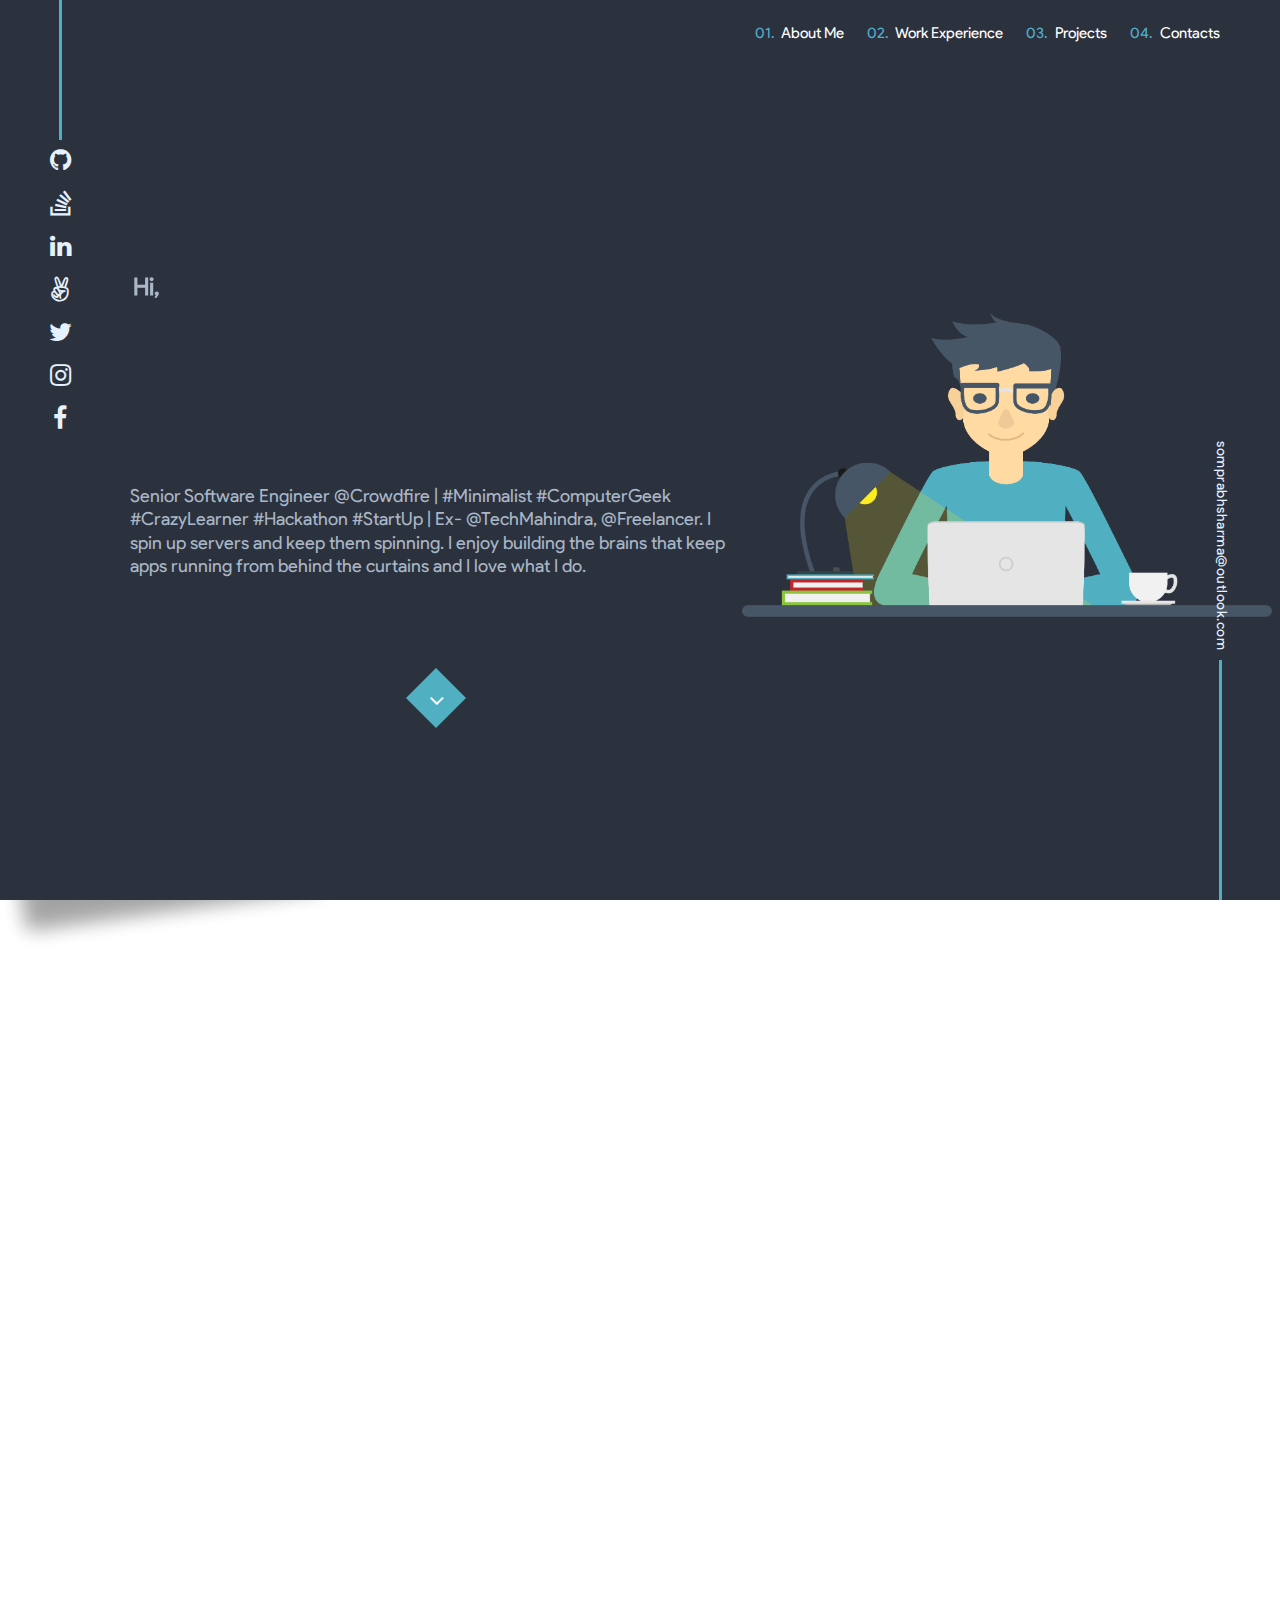
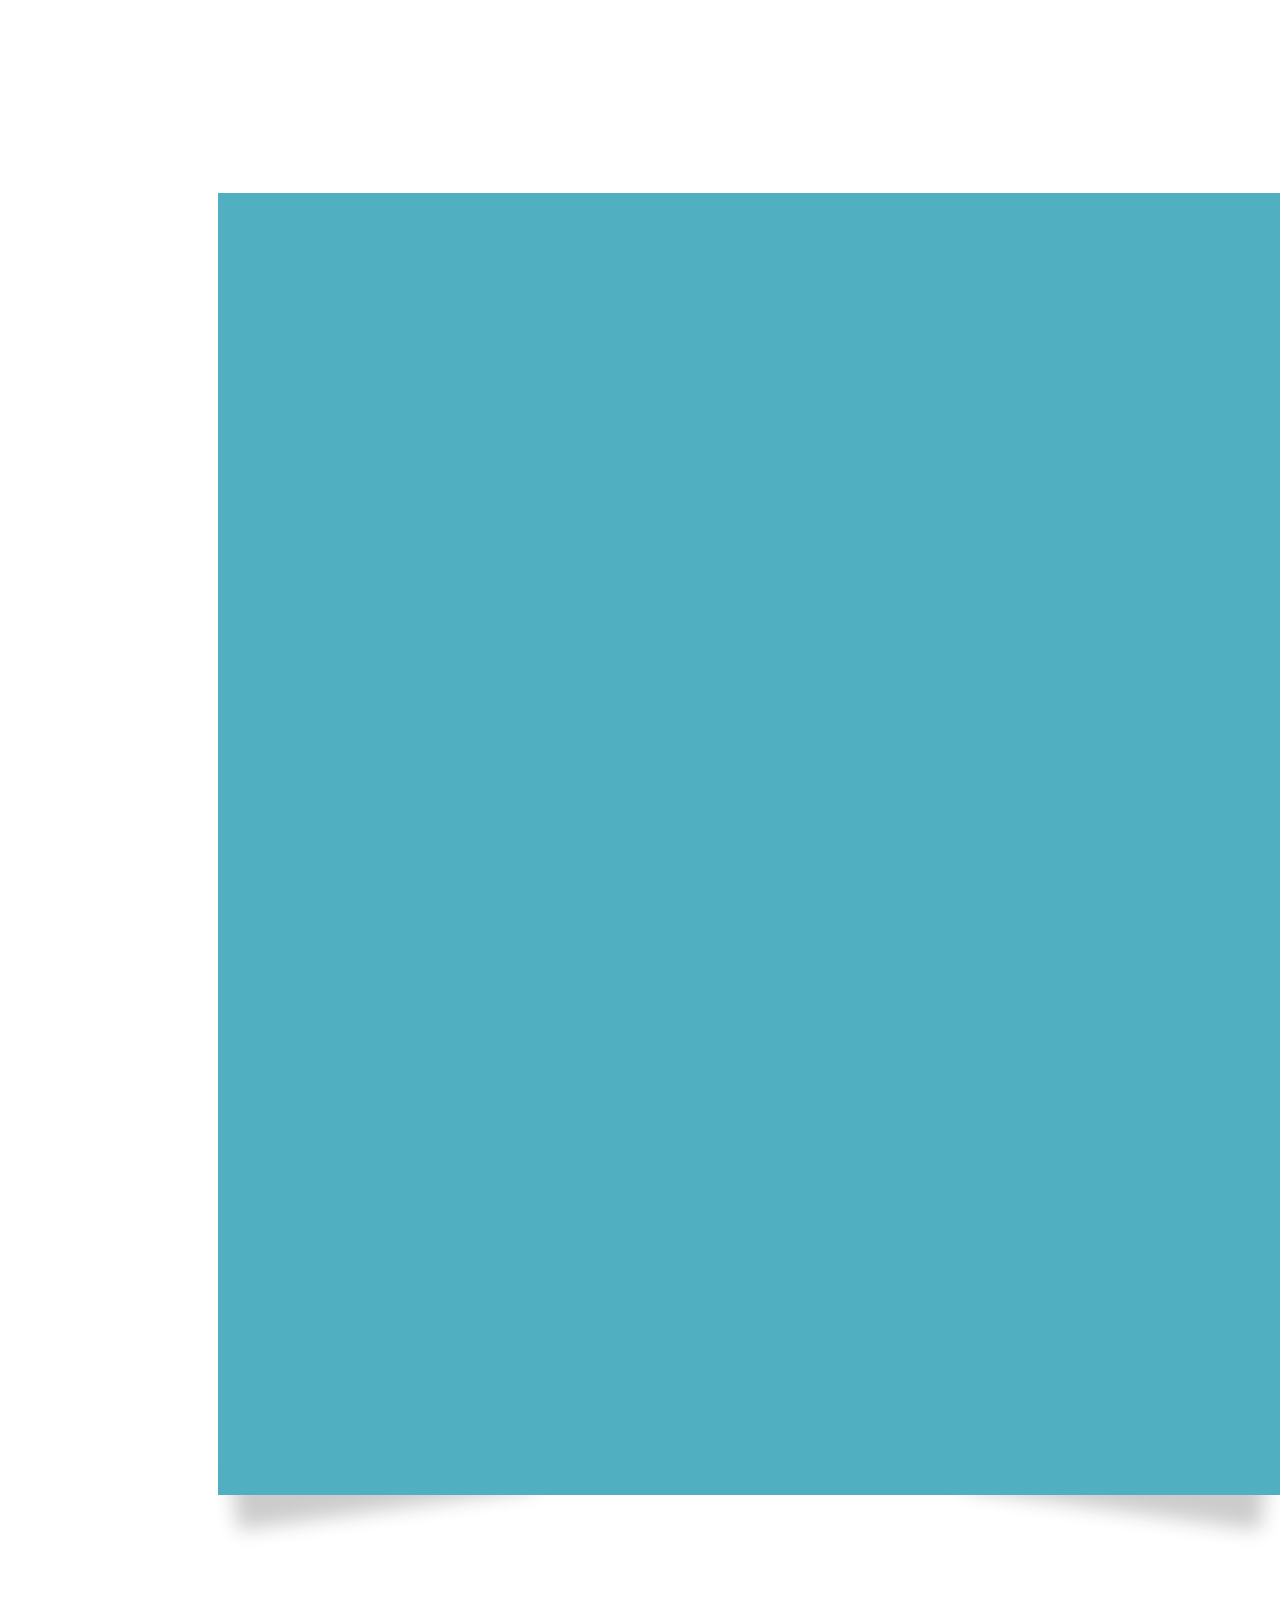
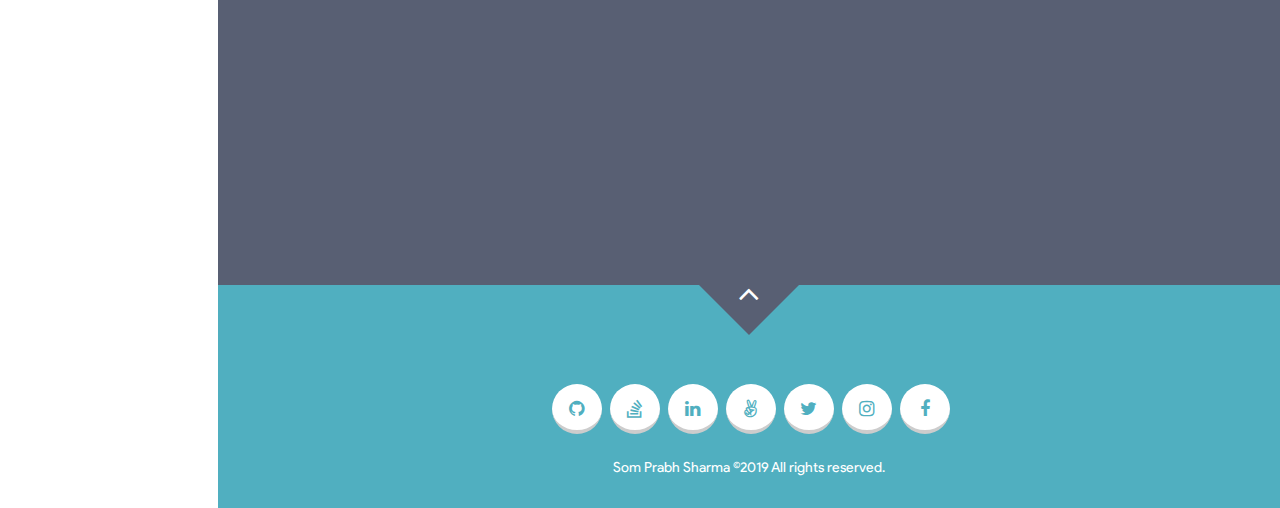
<file: index.html>
<!DOCTYPE HTML>
<html lang="en">
	<head>
		<meta charset="UTF-8">
		<title>Som Prabh Sharma - Personal Portfolio and Resume</title>
		<meta name="author" content="Som Prabh Sharma">
		<meta name="description" content="Personal Portfolio Website and Resume of Som Prabh Sharma">
		<meta name="keywords" content="Som Prabh Sharma, Mr. WorldWide, Somprabh Sharma, somprabhsharma, Som Sharma, thewarlocksom">
		<meta name="alexaVerifyID" content="AGaHesnnUkpZQDK04ErQ_XFvVK4"/>
		<meta name="msvalidate.01" content="6D3CB4FE798722C8DD0C558DA3994495" />
		<meta name="viewport" content="width=device-width, initial-scale=1.0, minimum-scale=1.0, maximum-scale=1.0, user-scalable=no">

		<link rel="stylesheet" href="css/font-awesome.min.css">
		<link type="text/css" rel="stylesheet" href="css/animate.css" >
		<link rel="stylesheet" href="css/owl.carousel.css" type="text/css" media="screen">
		<link rel="stylesheet" href="css/magnific-popup.css" media="all">
		<link rel="stylesheet" href="css/style.css" type="text/css" media="screen">

		<link href='http://fonts.googleapis.com/css?family=Istok+Web|Open+Sans:400,300,600,700,800' rel='stylesheet' type='text/css'>

		<link rel="shortcut icon" href="images/favicon.png">

		<!-- Global site tag (gtag.js) - Google Analytics -->
		<script async src="https://www.googletagmanager.com/gtag/js?id=UA-150044788-1"></script>
		<script>
			window.dataLayer = window.dataLayer || [];
			function gtag(){dataLayer.push(arguments);}
			gtag('js', new Date());

			gtag('config', 'UA-150044788-1');
		</script>
	</head>
	<body>
		<div id="main">
			<div id="intro">
				<div class="nav-holder">
					<div class="nav-button transition">
						<span></span>
						<span></span>
						<span></span>
					</div>
					<div class="link-holder">
						<div class="link-holder-inner">
							<ul>
								<li class="current"><a href="#about" class="scroll-link transition"><span class="nav-item-num">01.</span> About Me</a></li>
								<li><a href="#resume" class="scroll-link transition"><span class="nav-item-num">02.</span> Work Experience</a></li>
								<li><a href="#work" class="scroll-link transition"><span class="nav-item-num">03.</span> Projects</a></li>
								<li><a href="#contacts" class="scroll-link transition"><span class="nav-item-num">04.</span> Contacts</a></li>
							</ul>
						</div>
					</div>
				</div>
				<div class="text-ticker-holder">
					<div class="container">
						<div class="anim-text-holder">
							<div class="intro-init">Hi,</div>
							<div class="intro-title">I am Som.</div>
							<div class="intro-subtitle">Think. Architect. Develop. Deploy.</div>
							<div class="intro-description animated fadeInUp delay-3s">Senior Software Engineer @Crowdfire | #Minimalist #ComputerGeek #CrazyLearner #Hackathon #StartUp | Ex- @TechMahindra, @Freelancer. I spin up servers and keep them spinning. I enjoy building the brains that keep apps running from behind the curtains and I love what I do.</div>
							<!--<div class="intro-subtitle">I keep backend oiled and running.</div>-->
							<div class="start-holder">
								<div class="start-decor transition"></div>
								<a href="#about" class="scroll-link start"><i class="fa fa-angle-down"></i></a>
							</div>
						</div>
						<div class="intro-image-container">
							<img class="intro-image animated fadeInRight" src="images/som-working-clean.png">
						</div>
					</div>
				</div>
				<div class="social-profiles">
					<ul class="social-profiles-list">
						<li class="social-profiles-list-item"><a href="https://github.com/somprabhsharma"  rel="nofollow noopener noreferrer" target="_blank" class="social-profiles-list-item-link transition"><i class="fa fa-github"></i></a></li>
						<li class="social-profiles-list-item"><a href="https://stackoverflow.com/users/5532425/somprabhsharma"  rel="nofollow noopener noreferrer" target="_blank" class="social-profiles-list-item-link transition"><i class="fa fa-stack-overflow"></i></a></li>
						<li class="social-profiles-list-item"><a href="https://in.linkedin.com/in/somprabhsharma"  rel="nofollow noopener noreferrer" target="_blank" class="social-profiles-list-item-link transition"><i class="fa fa-linkedin"></i></a></li>
						<li class="social-profiles-list-item"><a href="https://angel.co/somprabhsharma"  rel="nofollow noopener noreferrer" target="_blank" class="social-profiles-list-item-link transition"><i class="fa fa-angellist"></i></a></li>
						<li class="social-profiles-list-item"><a href="https://twitter.com/_somprabhsharma"  rel="nofollow noopener noreferrer" target="_blank" class="social-profiles-list-item-link transition"><i class="fa fa-twitter"></i></a></li>
						<li class="social-profiles-list-item"><a href="https://www.instagram.com/somprabhsharma"  rel="nofollow noopener noreferrer" target="_blank" class="social-profiles-list-item-link transition"><i class="fa fa-instagram"></i></a></li>
						<li class="social-profiles-list-item"><a href="http://www.facebook.com/isomprabhsharma"  rel="nofollow noopener noreferrer" target="_blank" class="social-profiles-list-item-link transition"><i class="fa fa-facebook"></i></a></li>
					</ul>
				</div>
				<div class="email-floater">
					<div class="email-floater-container">
						<a href="mailto:somprabhsharma@outlook.com" class="email-floater-item transition">somprabhsharma@outlook.com</a>
					</div>
				</div>
			</div>
			<div id="wrapper">
				<div class="left-sidebar">
					<a href="#intro" class="scroll-link logo"><img src="images/logo.png" alt=""></a>
					<div class="desktop-screen-navigation" id="nav">
							<ul>
								<li class="current transition"><a href="#about" class="scroll-link transition"><span class="nav-item-num">01.</span> About Me</a></li>
								<li class="transition"><a href="#resume" class="scroll-link transition"><span class="nav-item-num">02.</span> Work Experience</a></li>
								<li class="transition"><a href="#work" class="scroll-link transition"><span class="nav-item-num">03.</span> Projects</a></li>
								<li class="transition"><a href="#contacts" class="scroll-link transition"><span class="nav-item-num">04.</span> Contacts</a></li>
							</ul>
					</div>
					<a class="nav-top scroll-link" href="#intro"><i class="fa fa-angle-up fa-2x"></i><span class="transition2"></span></a>
				</div>

				<div class="content-holder">
					<div id="about" class="sections">
						<div class="container animaper anim">
							<h2>About Me</h2>
							<h4 class="margin">An introduction of my self</h4>
							<div class="about-section-body">
								<div class="about-section-body-text grid-4 left">
									<p>Hi, I am Som Prabh Sharma, a Full Stack Developer from Jaipur. Currently working as Senior Software Engineer at Crowdfire, Navi Mumbai. I passionately move pixels and lines of code to build highly reliable, scalable & maintainable systems along with clean, responsive, and user-friendly websites & apps. Some people call what I do is Software Development, some call it Web Development, some think I am a Back-End Developer, others see me as a Programmer. I see what I do is a combination of all these things. And ultimately I don’t think it really matters which label you like to use. What does matters is the output of my work, which is always focused at the point where user, business and technical requirements meet and tend to become a perfect product. I have a wide range of skills:</p>
									<div class="skill-line-grid">
										<ul class="skill-line">
											<li class="skill-line-heading">Backend</li>
											<li class="skill-line-item">Go</li>
											<li class="skill-line-item">Node</li>
											<li class="skill-line-item">Java</li>
											<li class="skill-line-item">C</li>
											<li class="skill-line-item">Express</li>
											<li class="skill-line-item">Hapi</li>
											<li class="skill-line-item">Gin</li>
											<li class="skill-line-item">Struts</li>
										</ul>
										<ul class="skill-line">
											<li class="skill-line-heading">Database</li>
											<li class="skill-line-item">PostgreSQL</li>
											<li class="skill-line-item">MySQL</li>
											<li class="skill-line-item">Aerospike</li>
											<li class="skill-line-item">Elasticsearch</li>
											<li class="skill-line-item">MongoDB</li>
											<li class="skill-line-item">Redis</li>
											<li class="skill-line-item">DynamoDB</li>
										</ul>
										<ul class="skill-line">
											<li class="skill-line-heading">Frontend</li>
											<li class="skill-line-item">ReactJS</li>
											<li class="skill-line-item">AngularJs</li>
											<li class="skill-line-item">Bootstrap</li>
											<li class="skill-line-item">HTML5</li>
											<li class="skill-line-item">CSS3</li>
											<li class="skill-line-item">Javascript</li>
										</ul>
										<ul class="skill-line">
											<li class="skill-line-heading">Others</li>
											<li class="skill-line-item">Kubernetes</li>
											<li class="skill-line-item">Docker</li>
											<li class="skill-line-item">AWS</li>
											<li class="skill-line-item">Kibana</li>
											<li class="skill-line-item">SQS</li>
											<li class="skill-line-item">Microservices</li>
											<li class="skill-line-item">GoCD</li>
											<li class="skill-line-item">Git</li>
										</ul>
									</div>
									<p>My current weapons of choice are Go, Node, React, PostgresSQL, MongoDB, Redis, Kubernetes, Docker. Being both a backend and frontend developer, I help others and myself to bring their ideas into reality.</p>
									<p>When I am not coding or pushing pixels, you'll find me watching movies, listening to music or reading novels.</p>

									<div class="clear"></div>
								</div>
								<div class="about-section-body-image grid-2 right">
									<div class="photo-holder">
										<img src="images/photo.png" alt="" class="respimg">
									</div>
								</div>
							</div>
							<div class="clear"></div>
						</div>
					</div>

					<div class="clear"></div>
					<div id="resume"  class="sections">
						<div class="background-color">
							<div class="content">
								<div class="container animaper anim">
									<h2 class="color-white">Work Experience & Education</h2><br>
									<div class="content-separator"><i class="fa fa-briefcase"></i><span></span></div>
									<div class="grid-full">
										<div class="resume-line"></div>
										<div class="grid-full place-holder">
											<div class="grid-1">
												<div class="resume-date">
													<h4>May 2016- Present</h4>
												</div>
											</div>
											<div class="grid-5 right">
												<div class="resume-info">
													<h3>Crowdfire</h3>
													<h4>as Senior Software Engineer</h4>
													<p> • Developed Smart Posts, Bulk Posts, Viral Video, Competitor Analysis and other features that are used by 300k monthly active users.</br>
														• Built Mentions, Analytics and other features as Full Stack Developer to maximize the performance of the team.</br>
														• Continuously looking after overall architecture to support more than 20 million users.</p>
												</div>
											</div>
										</div>
										<div class="grid-full place-holder">
											<div class="grid-1">
												<div class="resume-date">
													<h4>Aug 2014- May 2016</h4>
												</div>
											</div>
											<div class="grid-5 right">
												<div class="resume-info">
													<h3>Tech Mahindra Limited</h3>
													<h4>as Software Engineer</h4>
													<p> • Reduced cost to 100% by replacing WebSphere Application Server to Apache Http Server.</br>
														• Reduced 50% lines of code by rewriting ATT Intelligent Visualizer in AngularJS from J2EE.</br>
														• Rewrote a telecom industry application WAO to remove screen scrapping.</br>
														• Reduced human efforts and time up to 80% by automation of Pipeline Testing.</p>
												</div>
											</div>
										</div>
										<div class="grid-full place-holder">
											<div class="grid-1">
												<div class="resume-date">
													<h4>2012-2014</h4>
												</div>
											</div>
											<div class="grid-5 right">
												<div class="resume-info">
													<h3>Freelancer.com</h3>
													<h4>as Freelancer </h4>
													<p>Successfully completed various projects as freelancer including web development, backend development, data entry, logo designing, typing and content writing.</p>
												</div>
											</div>
										</div>
										<div class="grid-full place-holder">
											<div class="grid-1">
												<div class="resume-date">
													<h4>2010-2014</h4>
												</div>
											</div>
											<div class="grid-5 right">
												<div class="resume-info">
													<h3>B.Tech (ECE) </h3>
													<h4>from Govt. Engineering College, Ajmer</h4>
													<p>with 68.96% aggregate</p>
												</div>
											</div>
										</div>
										<a href="#work" rel="nofollow noopener noreferrer" class="button scroll-link transition">View My Work</a>
									</div>
								</div>
							</div>
						</div>
						<div class="resumeshadow"></div>
					</div>
					<div id="work" class="sections">
						<div class="background-white">
							<div class="content">
								<div class="container animaper anim">
									<h2>Projects</h2>
									<h4>see my work at <a class="margin" href="https://github.com/somprabhsharma" rel="nofollow noopener noreferrer" target="_blank">GITHUB</a></h4>
									<div id="options" class="clear">
									  <ul id="filters" class="option-set" data-option-key="filter">
										<li class="filter actcat transition" data-filter="all">All</li>
									  	<li class="filter transition" data-filter="category_0">Backend</li>
									  	<li class="filter transition" data-filter="category_1">FullStack</li>
										<li class="filter transition" data-filter="category_2">Design</li>
										<li class="filter transition" data-filter="category_3">Others</li>
									  </ul>
									</div>
									<div id="folio_container">
										<div class="box grid-2   mix category_0 mix_all activefol">
											<a href="https://www.crowdfireapp.com" rel="nofollow noopener noreferrer" target="_blank">
												<div class="folio-img-holder">
													<img src="images/folio/thumbs/11.png" class="respimg-work" alt="" title="">
													<div class="folio-overlay">
														<h3>Crowdfire</h3>
														<span class="folio-subtitle">A super smart marketing sidekick to help you grow online.</span>
														<div class="folio-button"><i class="fa fa-rocket"></i></div>
													</div>
												</div>
											</a>
										</div>
										<div class="box grid-2   mix category_0 mix_all activefol">
											<a href="https://github.com/somprabhsharma/the-lazy-traveler" rel="nofollow noopener noreferrer" target="_blank">
												<div class="folio-img-holder">
													<img src="images/folio/thumbs/15.png" class="respimg-work" alt="" title="">
													<div class="folio-overlay">
														<h3>The Lazy Traveler</h3>
														<span class="folio-subtitle">An API server to find shortest flight path.</span>
														<div class="folio-button"><i class="fa fa-github"></i></div>
													</div>
												</div>
											</a>
										</div>
										<div class="box grid-2   mix category_0 category_1 mix_all activefol">
											<a href="projects/pr1.html" class="popup-with-move-anim ">
												<div class="folio-img-holder">
													<img src="images/folio/thumbs/1.jpg" class="respimg-work" alt="" title="">
													<div class="folio-overlay">
														<h3>ORION V2.14</h3>
														<span class="folio-subtitle">A tech fest website.</span>
														<div class="folio-button"><i class="fa fa-rocket"></i></div>
													</div>
												</div>
											</a>
										</div>
										<div class="box grid-2   mix category_0 category_1 mix_all activefol">
											<a href="https://github.com/somprabhsharma/volunteerforindia" rel="nofollow noopener noreferrer" target="_blank">
												<div class="folio-img-holder">
													<img src="images/folio/thumbs/12.png" class="respimg-work" alt="" title="">
													<div class="folio-overlay">
														<h3>Volunteer For India</h3>
														<span class="folio-subtitle">Two way platform to connect Volunteers and NGOs.</span>
														<div class="folio-button"><i class="fa fa-github"></i></div>
													</div>
												</div>
											</a>
										</div>
										<div class="box grid-2   mix category_0 category_1 mix_all activefol">
											<a href="projects/pr5.html" class="popup-with-move-anim ">
												<div class="folio-img-holder">
													<img src="images/folio/thumbs/10.jpg" class="respimg-work" alt="" title="">
													<div class="folio-overlay">
														<h3>CheckYourGK</h3>
														<span class="folio-subtitle">A web portal for students to practice questions/quizzes for job preparation.</span>
														<div class="folio-button"><i class="fa fa-rocket"></i></div>
													</div>
												</div>
											</a>
										</div>
										<div class="box grid-2   mix category_0 category_1 mix_all activefol">
											<a href="https://somprabhsharma.com/digital-switch/" rel="nofollow noopener noreferrer" target="_blank">
												<div class="folio-img-holder">
													<img src="images/folio/thumbs/13.jpg" class="respimg-work" alt="" title="">
													<div class="folio-overlay">
														<h3>Digital Switch</h3>
														<span class="folio-subtitle">A smart way to control your home appliance.</span>
														<div class="folio-button"><i class="fa fa-rocket"></i></div>
													</div>
												</div>
											</a>
										</div>
										<div class="box grid-2  mix category_0 category_1 mix_all activefol">
											<a href="projects/pr2.html" class="popup-with-move-anim">
												<div class="folio-img-holder">
													<img src="images/folio/thumbs/2.jpg" class="respimg-work" alt="" title="">
													<div class="folio-overlay">
														<h3>Meet My Doctor</h3>
														<span class="folio-subtitle">A 2-way interaction system for patients & doctors.</span>
														<div class="folio-button"><i class="fa fa-rocket"></i></div>
													</div>
												</div>
											</a>
										</div>
										<div class="box grid-2   mix category_0 category_1 mix_all activefol">
											<a href="https://github.com/code-for-india/parenthesis" rel="nofollow noopener noreferrer" target="_blank">
												<div class="folio-img-holder">
													<img src="images/folio/thumbs/14.jpeg" class="respimg-work" alt="" title="">
													<div class="folio-overlay">
														<h3>Monitoring of Public Loos</h3>
														<span class="folio-subtitle">Real time monitoring system for public feedback.</span>
														<div class="folio-button"><i class="fa fa-github"></i></div>
													</div>
												</div>
											</a>
										</div>
										<div class="box grid-2   mix category_3 mix_all activefol">
											<a href="projects/pr3.html" class="popup-with-move-anim">
												<div class="folio-img-holder">
													<img src="images/folio/thumbs/3.jpg" class="respimg-work" alt="" title="">
													<div class="folio-overlay">
														<h3>WorldWide Banking System</h3>
														<span class="folio-subtitle">Program - C++</span>
														<div class="folio-button"><i class="fa fa-rocket"></i></div>
													</div>
												</div>
											</a>
										</div>
										<div class="box  grid-2  mix category_1 mix_all activefol">
											<a href="projects/pr4.html" class="popup-with-move-anim">
												<div class="folio-img-holder">
													<img src="images/folio/thumbs/4.jpg" class="respimg-work" alt="" title="">
													<div class="folio-overlay">
														<h3>SPAM</h3>
														<span class="folio-subtitle">Website - PHP</span>
														<div class="folio-button"><i class="fa fa-rocket"></i></div>
													</div>
												</div>
											</a>
										</div>
										<div class="box  grid-2  mix category_2 mix_all activefol">
											<a href="https://www.youtube.com/watch?v=ydKMlNmy2O0" class="popup-youtube">
												<div class="folio-img-holder">
													<img src="images/folio/thumbs/5.jpg" class="respimg-work" alt="" title="">
													<div class="folio-overlay">
														<h3>Orion V2.14 Trailer</h3>
														<span class="folio-subtitle">Trailer for Orion V2.14 - a tech fest organised by IEEE in GECA.</span>
														<div class="folio-button"><i class="fa fa-video-camera"></i></div>
													</div>
												</div>
											</a>
										</div>
										<div class="box grid-2  mix category_2 mix_all activefol">
											<a href="images/folio/6.jpg" class="image-popup">
												<div class="folio-img-holder">
													<img src="images/folio/thumbs/6.jpg" class="respimg-work" alt="" title="">
													<div class="folio-overlay">
														<h3>Logos Designed by Me</h3>
														<span class="folio-subtitle">Design - Logo</span>
														<div class="folio-button"><i class="fa fa-camera-retro"></i></div>
													</div>
												</div>
											</a>
										</div>
										<div class="box  grid-2  mix category_2 mix_all activefol">
											<a href="https://www.youtube.com/watch?v=VQRrLjY18rE" class="popup-youtube">
												<div class="folio-img-holder">
													<img src="images/folio/thumbs/7.jpg" class="respimg-work" alt="" title="">
													<div class="folio-overlay">
														<h3>WorldWide Pictures Intro</h3>
														<span class="folio-subtitle">A worldwide picture intro animation.</span>
														<div class="folio-button"><i class="fa fa-video-camera"></i></div>
													</div>
												</div>
											</a>
										</div>
										<div class="box grid-2  mix category_3 mix_all activefol">
											<a href="projects/pr8.html" class="popup-with-move-anim">
												<div class="folio-img-holder">
													<img src="images/folio/thumbs/8.jpg" class="respimg-work" alt="" title="">
													<div class="folio-overlay">
														<h3>Grid Follower Code</h3>
														<span class="folio-subtitle">A Robot that follows any path drawn with white line.</span>
														<div class="folio-button"><i class="fa fa-github"></i></div>
													</div>
												</div>
											</a>
										</div>
									</div>
								</div>
							</div>
						</div>
						<div class="workshadow"></div>
					</div>
					<div class="clear"></div>
					<div id="contacts" class="sections">
						<div class="content">
							<div class="container animaper anim">
								<h4 class="margin">What's Next?</h4>
								<h2 class="color-white">Get In Touch</h2>
								<div class="grid-full">
									<div class="contact-text">
										Although I'm not currently looking for opportunities, my inbox is always open. Whether for a potential project or just to say hi, I'll try my best to answer your email!
									</div>
									<button class="contact_btn transition" onclick="location.href='mailto:somprabhsharma@outlook.com?Subject=Hello%20Som'">Say Hello</button>
								</div>
							</div>
						</div>
					</div>
					<div id="footer" class="sections ws">
						<div class="content">
							<div class="container">
								<a class="to-top scroll-link" href="#intro"><i class="fa fa-angle-up transition"></i></a>
								<div class="clear"></div>
								<div class="social-list">
									<ul>
										<li><a href="https://github.com/somprabhsharma"  rel="nofollow noopener noreferrer" target="_blank" class="transition"><i class="fa fa-github"></i></a></li>
										<li><a href="https://stackoverflow.com/users/5532425/somprabhsharma"  rel="nofollow noopener noreferrer" target="_blank" class="transition"><i class="fa fa-stack-overflow"></i></a></li>
										<li><a href="https://in.linkedin.com/in/somprabhsharma"  rel="nofollow noopener noreferrer" target="_blank" class="transition"><i class="fa fa-linkedin"></i></a></li>
										<li><a href="https://angel.co/somprabhsharma"  rel="nofollow noopener noreferrer" target="_blank" class="transition"><i class="fa fa-angellist"></i></a></li>
										<li><a href="https://twitter.com/_somprabhsharma"  rel="nofollow noopener noreferrer" target="_blank" class="transition"><i class="fa fa-twitter"></i></a></li>
										<li><a href="https://www.instagram.com/somprabhsharma"  rel="nofollow noopener noreferrer" target="_blank" class="transition"><i class="fa fa-instagram"></i></a></li>
										<li><a href="http://www.facebook.com/isomprabhsharma"  rel="nofollow noopener noreferrer" target="_blank" class="transition"><i class="fa fa-facebook"></i></a></li>
									</ul>
								</div>
								<p>Som Prabh Sharma ©2019  All rights reserved.</p>
							</div>
						</div>
					</div>
				</div>
			</div>
		</div>
		<script type="text/javascript" src="js/jquery.min.js"></script>
		<script type="text/javascript" src="js/jquery.easing.1.3.js"></script>
		<script type="text/javascript" src="js/smoothscroll.js"></script>
		<script type="text/javascript" src="js/jquery.scrollTo-1.4.2-min.js"></script>
		<script type="text/javascript" src="js/mixitup.js"></script>
		<script type="text/javascript" src="js/appear.js"></script>
		<script type="text/javascript" src="js/jquery.nav.js"></script>
		<script type="text/javascript" src="js/owl.carousel.min.js"></script>
		<script type="text/javascript" src="js/jquery.magnific-popup.min.js"></script>
		<script type="text/javascript" src="js/jquery.lettering.js"></script>
		<script type="text/javascript" src="js/jquery.textillate.js"></script>
		<script type="text/javascript" src="js/jquery.fittext.js"></script>
		<script type="text/javascript" src="js/scripts.js"></script>
	</body>
</html>
</file>
<file: css/style.css>
@charset "utf-8";

/* normalize */
html,body,div,span,applet,object,iframe,h1,h2,h3,h4,h5,h6,p,blockquote,pre,a,abbr,acronym,address,big,cite,code,del,dfn,em,font,img,ins,kbd,q,s,samp,small,strike,strong,sub,sup,tt,var,dl,dt,dd,ol,ul,li,fieldset,form,label,legend,table,caption,tbody,tfoot,thead,tr,th,td{border:none;outline:0;font-weight:inherit;font-style:inherit;font-size:100%;font-family:inherit;vertical-align:baseline;text-decoration:none;margin:0;padding:0;}
table{border-collapse:separate;border-spacing:0}
blockquote:before,blockquote:after,q:before,q:after{content:""}
*{margin:0;padding:0;-webkit-box-sizing: border-box;-moz-box-sizing: border-box;box-sizing: border-box;}
article, aside, details, figcaption, figure, footer, header, hgroup, menu, nav, section {display: block; }
ol, ul { list-style: none;}
blockquote, q { quotes: none;}
:focus { outline: 0;}
table { border-collapse: collapse; border-spacing: 0;}
img { border: 0; -ms-interpolation-mode: bicubic; vertical-align: middle; }
a{text-decoration:none; position:relative; color:#000;}
audio,video,canvas {max-width: 100%;}

/* grids */
@media screen and (min-width: 740px) {
	.container {width: 98%;}
	.grid-1,.grid-2,.grid-3,.grid-4,.grid-5,.grid-6,.grid-half,.grid-full {width: 96.969696969697%;margin: 0 1.315151515152%;float:left;}
	.grid-half {width: 46.969696969697%;margin: 0 1.515151515152%;}
}

@media screen and (min-width: 759px) {
	.grid-1     { width: 13.636363636364%; }
	.grid-2     { width: 30.30303030303%; }
	.grid-3,
	.grid-half  { width: 46.969696969697%; }
	.grid-4     { width: 63.636363636364%; }
	.grid-5     { width: 80.30303030303%; }
	.grid-6,
	.grid-full  { width: 96.969696969697%; }
}

@font-face {
	font-family: ProductSans;
	src: url(../fonts/ProductSans-Regular.ttf);
}

/* general style */
html{
	overflow-x:hidden !important;
	height:100%;
}
body{
	margin: 0;
	padding: 0;
	font-family: ProductSans, 'Open Sans', sans-serif;
	font-weight: 400;
	font-size: 1em;
	color: #666;
	background:#fff;
	height:100%;
	text-align:center;
	-webkit-backface-visibility:hidden
}
@-o-viewport {width: device-width;}
@-ms-viewport {width: device-width;}
@viewport {width: device-width;}
.clear{clear:both;float:none;}

h1 {
	font-size: 4.46666666667em;
	text-transform: uppercase;
	letter-spacing: 0.20em;
	font-weight: 400;
	line-height: 1.17em;
}
h2 {
	font-size: 2.2em;
	letter-spacing: 0.10em;
	font-weight: bold;
	text-transform:uppercase;
}
h3 {
	font-size: 1em;
	text-transform: uppercase;
	letter-spacing: 0.20em;
	font-weight: 200;
}
h4 {
	font-size: 0.9em;
	text-transform: uppercase;
	font-weight: 200;	
}
h5 {
	font-size: 0.8em;
	font-weight: 200;
}
h6 {
	font-size: 0.6em;
	text-transform: uppercase;
	font-weight: 200;
}
h1.animtext{
	margin-top:35%;
	position:relative;
	color:#fff;
}
h3.animtext{
	margin-top:20px;
}
.color-white{
	color:#fff !important;
}
.p {
    font-family: ProductSans, 'Open Sans', sans-serif;
}
h1, h2, h3, h4, h5, h6 {
    font-family: ProductSans, 'Open Sans', sans-serif;
}

/* main section */
#main{
	opacity:1;
	height:100%;
	width:100%;
	position:absolute;
	top:0;
	left:0;
}
#wrapper{ 
	position: relative;
	z-index:2;
	float:left;
	width:100%;
}
.container{
	width: 92%;
	margin: 0px auto;
	position: relative;
	zoom: 1;
	z-index: 2;
}
.anim{
	top:25%;
	opacity:0;
}
.container p {
	font-size:0.9em;
}
.content , .sections{
	float:left;
	width:100%;
	position:relative;
}
.sections {
	padding:90px 0;
}
.background-white{
	float:left;
	width:100%;
	background:#fff;
}

.respimg{
	width:100%;
	height:auto;
}

.respimg-work {
	width:100%;
	height:auto;
}

.content-holder{
	height:100%; 
	margin-left:17%;
	vertical-align:top; 
	position: absolute; 
	left:0; 
	top:0; 
	right:0;
	z-index:2;
	height:100%;
}
.content-separator{
	margin:10px auto 20px;
	max-width:250px;
	position:relative;
}
.content-separator i {
	color:#ccc;
	background:#fff;
	width:50px;
	height:50px;
	position:relative;
	z-index:2;
	border-radius:100%;
	border-bottom:4px solid #ccc;
	line-height:50px;
}
.content-separator span {
	width:100%;
	height:1px;
	position:absolute;
	top:50%;
	left:0;
	background:#fff;
}

/* intro section */
#intro{
	width: 100%;
	height: 100%;
	min-height: 750px;
	position: relative;
	float:left;
	left: 0;
	top: 0;
	background: #fff;
	z-index:3;
	-webkit-transform: translate3d(0,0,0);
}
#intro .container {
	display: flex;
	justify-content: space-between;
    width: 100%;
	height: 100%;
}
#intro:before, #intro:after{
	z-index: -1;
	position: absolute;
	content: "";
	bottom: 25px;
	left: 10px;
	width: 50%;
	top: 80%;
	max-width:300px;
	background: #777;
	-webkit-box-shadow: 0 35px 20px #000;
	-moz-box-shadow: 0 35px 20px #000;
	box-shadow: 0 35px 20px #000;
	-webkit-transform: rotate(-8deg);
	-moz-transform: rotate(-8deg);
	-o-transform: rotate(-8deg);
	-ms-transform: rotate(-8deg);
	transform: rotate(-8deg);
	opacity:0.2;
}
.nav-holder{
	position: fixed;
	top: 0;
	width: 100%;
	height: 70px;
	z-index: 10;
	background-color: #2c313e !important;
}
.nav-border{
	position:absolute;
	top:5%;
	left:5%;
	width:90%;
	height:90%;
	border:1px solid #fff;
	z-index:1;
}
.nav-button{
	display:none;
}
.link-holder{
	z-index: 2;
	width: 100%;
	height: 70px;
	float: right;
	font-size: 15px;
}
.link-holder-inner {
	display: flex;
	align-items: center;
	justify-content: flex-end;
	width: 100%;
	height: 100%;
}
.link-holder ul {
	max-width: fit-content;
    max-width: -moz-max-content;
	float: right;
	padding: 10px;
	margin-right: 40px;
}
.link-holder ul li {
	display: inline;
}

.nav-item-num {
	color: #50AFCE;
	padding-right: 5px;
}

.link-holder ul li a {
	padding: 10px;
	display: inline;
	color: #fff;
}
.text-ticker-holder{
	position:absolute;
	top:70px;
	right:0;
	width:100%;
	height: calc(100vh - 70px);
	background-color: #2c313e;
}
.intro-init {
	font-size: 24px;
	font-family: ProductSans, 'Open Sans', sans-serif;
	margin: 0 0 0 3px;
	font-weight: 900;
	color: #a9b7c6;
}
.intro-title {
	visibility: hidden;
	font-size: 65px;
	line-height: 1.1;
	margin: 0;
	font-weight: 600;
	color: rgb(230, 241, 255);
	font-family: Calibre, "San Francisco", "SF Pro Text", -apple-system, system-ui, BlinkMacSystemFont, Roboto, "Helvetica Neue", "Segoe UI", Arial, sans-serif;
}
.intro-subtitle {
	visibility: hidden;
	font-size: 44px;
	font-weight: 600;
	line-height: 1.1;
	margin: 0 0 15px;
	color: #50afc0;
	font-family: Calibre, "San Francisco", "SF Pro Text", -apple-system, system-ui, BlinkMacSystemFont, Roboto, "Helvetica Neue", "Segoe UI", Arial, sans-serif;
}
.intro-description {
	line-height: 1.3;
	font-family: ProductSans, 'Open Sans', sans-serif;
	font-size: 18px;
	color: #a9b7c6;
	animation-duration: 2s;
}
.anim-text-holder {
	width: 58%;
	height: 100%;
	display: flex;
	flex-direction: column;
	align-items: flex-start;
	justify-content: center;
	align-content: center;
	padding-left: 130px;
	text-align: start;
}
.start-holder{
	width: 50px;
	height: 50px;
	position: relative;
	margin-top: 65px;
	margin-left: auto;
	margin-right: auto;
	padding-top: 30px;
}
.start{
	color:#fff;
	display:block;
	font-size:24px;
	text-align: center;
}
.start i {
	line-height:50px;
}
.start-decor{
	position:absolute;
	width:50px;
	height:5px;
	z-index:-1;
	top:50%;
	left:50%;
	margin-left: -25px;
	margin-top: 26px;
}
.start-decor:after{
	top:2px;
	left:50%;
	border:solid transparent;
	content:" ";
	height:0;
	width:0;
	position:absolute;
	pointer-events:none;
	opacity:1.3;
}
.start-decor:before{
	bottom:3px;
	left:50%;
	border:solid transparent;
	content:" ";
	height:0;
	width:0;
	position:absolute;
	pointer-events:none;
	opacity:1.3;
}
.start-decor:after {
	border-width:30px;
	margin-left:-30px;
}
.start-decor:before {
	border-width:30px;
	margin-left:-30px;
}
.intro-image-container {
	width: 42%;
	display: flex;
	align-items: center;
	margin-top: -40px;
}
.intro-image {
	width: 530px;
	height: auto;
	animation-duration: 3s;
}
.overlay{
	background:#2b2b2b;
	position:absolute;
	top:0;
	left:0;
	width:100%;
	height:100%;
	z-index:2;
	opacity:0.8;
}
.fade{
	opacity:0;
}

.social-profiles {
	width: 40px;
	position: fixed;
	top: 0;
	left: 40px;
	color: #50AFC0;
	z-index: 11;
}

.social-profiles-list {
	display: flex;
	flex-direction: column;
	-webkit-box-align: center;
	align-items: center;
}

.social-profiles-list::before {
	content: "";
	display: block;
	width: 3px;
	height: 140px;
	background-color: #50AFC0;
	margin: 0 auto;
}

.social-profiles-list-item {
	display: list-item;
	text-align: -webkit-match-parent;
}

.social-profiles-list-item-link {
	padding: 8px;
	display: inline-block;
	position: relative;
	cursor: pointer;
	text-decoration: none;
	transition: all 0.25s cubic-bezier(0.645, 0.045, 0.355, 1) 0s;
}

.social-profiles-list-item-link i:hover {
	color: #50AFCE;
}

.social-profiles-list-item-link i {
	font-size: 25px;
	color: #E6F1FF;
}

.email-floater {
	width: 40px;
	position: fixed;
	bottom: 0;
	right: 40px;
	color: #50AFCE;
    z-index: 2;
}

.email-floater-container {
	width: 100%;
	margin: 0 auto;
	display: flex;
	flex-direction: column;
	-webkit-box-align: center;
	align-items: center;
	position: relative;
}

.email-floater-container::after {
	content: "";
	display: block;
	width: 3px;
	height: 240px;
	background-color: #50AFC0;
	margin: 0 auto;
}

.email-floater-item {
	font-family: ProductSans, 'Open Sans', sans-serif;
	font-size: 14px;
	letter-spacing: 0.5px;
	-webkit-writing-mode: vertical-rl;
	writing-mode: vertical-rl;
	margin: 0 auto;
	padding: 10px;
	color: #E6F1FF;
}

.email-floater-item:hover {
    color: #50AFC0;
}

/* sidebar */
.left-sidebar{
	position:fixed;
	top:0;
	left:0;
	width:17%;
	height:100%;
	z-index:3;
	background:#2c313e;
	-webkit-transform: translate3d(0,0,0);	
}
.desktop-screen-navigation{
	position:relative;
	top:40%;
}
.logo{
	position:absolute;
	top:10%;
	left:0;
	width:100%;
	display:block;
}
.desktop-screen-navigation ul li{
	width:100%;
	float:left;
	margin-bottom:4px;
	position:relative;
}
.desktop-screen-navigation ul li a {
	color:#fff;
	font-weight:400;
	display:block;
	padding:8px;
}
.desktop-screen-navigation ul li.current:before {
	bottom: 0;
	left: 100%;
	margin-left:-38px;
	border: solid transparent;
	content: " ";
	height: 0;
	width: 0;
	position: absolute;
	pointer-events: none;
}
.desktop-screen-navigation ul li.current , .desktop-screen-navigation ul li:hover {
	background:#fff;
}
.desktop-screen-navigation ul li.current:before {
	border-right-color: #2c313e;
	border-width: 19px;
	margin-right:0;
}
/*.desktop-screen-navigation ul li.current:after {
	bottom: 10px;
	left: 100%;
	margin-left:-20px;
	border: solid transparent;
	content: " ";
	height: 0;
	width: 0;
	position: absolute;
	pointer-events: none;
}
.desktop-screen-navigation ul li.current:after {
	border-right-color: #fff;
	border-width: 10px;
	margin-right:0;
}*/
.nav-top{
	position:absolute;
	bottom:10px;
	left:50%;
	width:50px;
	height:50px;
	z-index:4;
	margin-left:-25px;
	color:#fff;	
}
.nav-top span{
	position:absolute;
	top:5px;
	left:10px;
	width:30px;
	height:30px;
	-webkit-transform:rotate(45deg); 
	-moz-transform:rotate(45deg) ; 
	-o-transform: rotate(45deg) ;
	-ms-transform:rotate(45deg);
	z-index:-1;
}
.nav-top:hover span{
	-webkit-transform:rotate(-405deg); 
	-moz-transform:rotate(-405deg) ; 
	-o-transform: rotate(-405deg) ;
	-ms-transform:rotate(-405deg);
}

/* about */
#about{
	background:#fff;
	z-index:2;
	-webkit-transform: translate3d(0,0,0);	
}
#about p {
	text-align:left;
	margin-bottom:20px;
	font-family: ProductSans, 'Open Sans', sans-serif;;
	letter-spacing: 1px;
	font-size: 15px;
	font-weight: normal;
	line-height: 1.5;
}
#about h3 {
	text-align:left;
	margin-bottom:20px;
}
#about h3.margin{
	font-weight:bold;
	color:#666;
}
#about h4.margin {
	margin-bottom:20px;
}
.photo-holder{
	position: relative;
	max-width:350px;
	margin:0 auto;
}
.photo-holder img{
	-webkit-border-radius: 10px;
	-webkit-border-bottom-left-radius: 0;
	-moz-border-radius: 10px;
	-moz-border-radius-bottomleft: 0;
	border-radius: 10px;
	border-bottom-left-radius: 0;
}
.photo-holder:after{
	z-index: -1;
	position: absolute;
	content: "";
	bottom: 10px;
	left: 10px;
	width: 50%;
	top: 80%;
	max-width:350px;
	-webkit-box-shadow: 0 15px 10px #000;
	-moz-box-shadow: 0 15px 10px #000;
	box-shadow: 0 15px 10px #000;
	-webkit-transform: rotate(-3deg);
	-moz-transform: rotate(-3deg);
	-o-transform: rotate(-3deg);
	-ms-transform: rotate(-3deg);
	transform: rotate(-3deg);
	opacity:0.5;
}  
.button{
	padding:10px 30px;
	color:#fff;
	border-radius:6px;
	float:left;
	border-bottom:4px solid #ccc;
	position:relative;
}
.button:before{
	z-index: -1;
	position: absolute;
	content: "";
	bottom: 12px;
	right: 10px;
	width: 50%;
	top: 30%;
	max-width:120px;
	background: #777;
	-webkit-box-shadow: 0 15px 10px #777;
	-moz-box-shadow: 0 15px 10px #777;
	box-shadow: 0 15px 10px #777;
	-webkit-transform: rotate(3deg);
	-moz-transform: rotate(3deg);
	-o-transform: rotate(3deg);
	-ms-transform: rotate(3deg);
	transform: rotate(3deg);
}

.skill-line-grid {
	display: grid;
	grid-template-columns: auto auto auto auto;
	margin-bottom: 10px;
}
.skill-line {
	display: grid;
	grid-row-gap: 0px;
	grid-template-rows: repeat(9, 25px);
	overflow: hidden;
	text-align: left;
}

.skill-line-item {
	position: relative;
	margin-bottom: 10px;
	padding-left: 20px;
	font-family: "SF Mono", "Fira Code", "Fira Mono", "Roboto Mono", "Lucida Console", Monaco, monospace;
	font-size: 13px;
}

.skill-line-item:before {
	content: "•";
	position: absolute;
	left: 0;
	color: #50AFC0;
	font-size: 13px;
	line-height: 13px;
}

.skill-line-heading {
	list-style: none;
	font-size: 14px;
	font-family: "SF Mono", "Fira Code", "Fira Mono", "Roboto Mono", "Lucida Console", Monaco, monospace;
	font-weight: 700;
	color: #50AFC0;
}

/* resume */
#resume{
	position:relative;
	z-index:4;
	padding:0;
}
#resume p {
	font-family: ProductSans, 'Open Sans', sans-serif;
	letter-spacing: 1px;
	font-size: 15px;
	font-weight: normal;
	line-height: 1.5;
}
#resume h4 {
	font-family: ProductSans, 'Open Sans', sans-serif;
	letter-spacing: 1px;
	font-weight: normal;
	line-height: 1.5;
	text-transform: unset;
}
.background-color{
	float:left;
	width:100%;
	position:relative;
	z-index:2;
	padding:90px 0;
}
.resumeshadow{
	position:absolute;
	width:100%;
	height:123px;
	left:0;
	bottom:0;
	z-index:-1;
}
.resumeshadow:before, .resumeshadow:after{
	z-index: -1;
	position: absolute;
	content: "";
	bottom: 20px;
	left: 10px;
	width: 50%;
	top: 40%;
	max-width:300px;
	background: #777;
	-webkit-box-shadow: 0 35px 20px #000;
	-moz-box-shadow: 0 35px 20px #000;
	box-shadow: 0 35px 20px #000;
	-webkit-transform: rotate(-8deg);
	-moz-transform: rotate(-8deg);
	-o-transform: rotate(-8deg);
	-ms-transform: rotate(-8deg);
	transform: rotate(-8deg);
	opacity:0.2;
}
.resumeshadow:after{
	-webkit-transform: rotate(8deg);
	-moz-transform: rotate(8deg);
	-o-transform: rotate(8deg);
	-ms-transform: rotate(8deg);
	transform: rotate(8deg);
	right: 10px;
	left: auto;
}
#resume div.grid-full{
	position:relative;
}
.place-holder{
	margin-bottom:40px;
}
#resume .container {
	max-width:900px;
}
#resume  a.button{
	background:#fff;
	margin-top:50px;
}
.resume-line{
	width:1px;
	height:100%;
	position:absolute;
	top:0;
	left:9.836363636364%;
	background:#fff;
}
.resume-date {
	width:120px;
	height:120px;
	background:#fff;
	float:left;
	margin-top:20px;
	border-radius:100%;
	position:relative;
	border-bottom:4px solid #ccc;
	display: flex;
	align-items: center;
	justify-content: center;
}

.resume-date span {
	margin-top:6px;
	font-size:0.8em;
	color:#585F73;
}
.resume-info {
	text-align:left;
	padding:18px;
	background:#fff;
	border-radius:8px;
	border-bottom:6px solid #ccc;
	border-left:1px solid #ccc;
	position:relative;
}
.resume-info h3{
	font-weight:800;
	text-transform:none;
	color:#666;
	margin-bottom:6px;
}
.resume-info h4{
	font-weight:600;
}
.resume-info p {
	font-size:0.8em;
	margin-top:10px;
}
.resume-info:after{
	right: 100%;
	top: 50%;
	border: solid transparent;
	content: " ";
	height: 0;
	width: 0;
	position: absolute;
	pointer-events: none;
}
.resume-info:after {
	border-right-color: #ccc;
	border-width: 15px;
	margin-top: -15px;
}
.resume-info:before{
	z-index: -1;
	position: absolute;
	content: "";
	bottom: 15px;
	left: 10px;
	width: 50%;
	top: 70%;
	max-width:300px;
	background: #777;
	-webkit-box-shadow: 0 15px 10px #777;
	-moz-box-shadow: 0 15px 10px #777;
	box-shadow: 0 15px 10px #777;
	-webkit-transform: rotate(-3deg);
	-moz-transform: rotate(-3deg);
	-o-transform: rotate(-3deg);
	-ms-transform: rotate(-3deg);
	transform: rotate(-3deg);
}

/* work */
#work{
	padding:0;
	z-index:2;
	-webkit-transform: translate3d(0,0,0);	
}
#work div.background-white{
	padding:90px 0;
}
#work .container{
	overflow:hidden;
}
.workshadow{
	position:absolute;
	width:100%;
	height:123px;
	left:0;
	bottom:0;
	z-index:-1;
}
.workshadow:before{
	z-index: -1;
	position: absolute;
	content: "";
	bottom: 15px;
	left: 10px;
	width: 50%;
	top: 70%;
	max-width:300px;
	background: #777;
	-webkit-box-shadow: 0 15px 10px #777;
	-moz-box-shadow: 0 15px 10px #777;
	box-shadow: 0 15px 10px #777;
	-webkit-transform: rotate(-3deg);
	-moz-transform: rotate(-3deg);
	-o-transform: rotate(-3deg);
	-ms-transform: rotate(-3deg);
	transform: rotate(-3deg);
	opacity:0.5;
}
#folio_container{
	position:relative;
	z-index:3;
	float:left;
	width:100%;
	height:100%;
}
#folio_container .mix { 
	opacity: 0;
	display: none;
}
#options{
	width:100%;
	text-align:center;
	position:relative;
	z-index:12;
	padding:10px 0;
	margin-top:30px;
	margin-bottom:30px;
}
#options ul {
	position:relative;
	margin:10px auto 10px;
	max-width:420px;
	border-radius:6px;
	padding:8px 0;
	border-bottom:4px solid #ccc;
}
#options ul:before{
	z-index: -1;
	position: absolute;
	content: "";
	bottom: 8px;
	left: 10px;
	width: 50%;
	top: 70%;
	max-width:200px;
	background: #777;
	-webkit-box-shadow: 0 15px 10px #777;
	-moz-box-shadow: 0 15px 10px #777;
	box-shadow: 0 15px 10px #777;
	-webkit-transform: rotate(-3deg);
	-moz-transform: rotate(-3deg);
	-o-transform: rotate(-3deg);
	-ms-transform: rotate(-3deg);
	transform: rotate(-3deg);
}
#options li{
	display:inline-block;
	margin-bottom:5px;
    color: #fff;
    font-size: 15px;
	text-transform: none;
	padding:6px 10px;
	cursor:pointer;
	font-weight:700;	
	position:relative;
}
#options li.actcat, #options li:hover{
	color:#666;
}
.box {
	display:inline-block;
	position:relative;
	z-index:1;
	margin:1.315151515152%;	
}
.box  a{
	float:left;
	position:relative;
	width:100%;
	height:100%;
	display:block;
}
.folio-img-holder{
	position:relative;
	width:100%;
	float:left;
}
.folio-img-holder img{
	position:relative;
	z-index:1;
}
.folio-overlay{
	position:absolute;
	width:100%;
	height:100%;
	top:0;
	left:0;
	z-index:2;
	opacity:0;
	background:#2c313e;
	overflow:hidden;
	-moz-box-shadow: -10px -10px 0 1px rgba(255,255,255,0.6);
	-webkit-box-shadow: -10px -10px 0 1px rgba(255,255,255,0.6);
	box-shadow: -10px -10px 0 1px rgba(255,255,255,0.6);
}
.folio-overlay h3{
	margin-top:25%;
	color:#fff;
	font-weight:600;
	text-transform:none;
}

.folio-subtitle {
	color: #50AFC0;
	font-size: 16px;
}
.folio-button{
	color:#fff;
	margin:10% auto;
	width:50px;
	height:50px;
	line-height:50px;
	border-radius:4px;
	font-size:24px;
	-webkit-transform: scale(0) rotate(360deg); 
	-moz-transform: scale(0) rotate(360deg) ; 
	-o-transform: scale(0) rotate(360deg) ;
	-ms-transform: scale(0) rotate(360deg);
		-webkit-transition: all 500ms linear;
    -moz-transition: all 500ms linear;
    -o-transition: all 500ms linear;
    -ms-transition: all 300ms linear;
    transition: all 500ms linear;
}
.white-popup-block{
	max-width:900px;
	margin: 50px auto;
	padding:0 0 90px;
}
.white-popup-block div.content{
	background:#fff;
	padding-bottom:90px;
}
.slider-content{
	position:relative;
	float:left;
	width:100%;
}
.white-popup-block div.content h2{
	font-size:1.5em;
	font-weight:500;
	text-transform:none;
	text-align:center;
}
.white-popup-block div.content h4{
	text-align:center;
	font-size:0.8em;
	margin-top:20px;
	font-weight:600;
	margin-bottom:50px;
}
.white-popup-block div.content p {
	padding:10px;
	text-align:center;
	margin-top:-30px;
}
.white-popup-block a.lanch-button{
	padding:10px 30px;
	color:#fff;
	border-radius:6px;
	border-bottom:4px solid #ccc;
	position:absolute;
	bottom:-60px;
	left:50%;
	margin-left:-80px;
}
.white-popup-block a.lanch-button:hover{
	color:#666;
}
.white-popup-block a.lanch-button:before{
	z-index: -1;
	position: absolute;
	content: "";
	bottom: 12px;
	right: 10px;
	width: 50%;
	top: 30%;
	max-width:120px;
	background: #777;
	-webkit-box-shadow: 0 15px 10px #777;
	-moz-box-shadow: 0 15px 10px #777;
	box-shadow: 0 15px 10px #777;
	-webkit-transform: rotate(3deg);
	-moz-transform: rotate(3deg);
	-o-transform: rotate(3deg);
	-ms-transform: rotate(3deg);
	transform: rotate(3deg);
}
.separator{
	width:75px;
	height:1px;
	margin:0 auto 10px;
}

/* contacts */
#contacts{
	padding:0;
	background:#585F73;
}
#contacts div.content{
	padding:50px 0;
	position:relative;
	z-index:3;
}
#contacts h2 {
	margin-bottom:30px;
}
.contact_btn {
	border: none;
	margin-top: 20px;
	padding: 12px 25px 12px 25px;
	color: #fff;
	width: 150px;
	cursor: pointer;
	font-size: 17px;
	font-weight: 600;
	border-radius: 8px;
}
.contact_btn:hover{
 background:#fff;
}
.contact-text {
	text-align: center;
	width: 56%;
	margin: auto;
	color: #a9b7c6;
	line-height: 2;
	font-size: 17px;
	font-weight: 600;
}

/* footer */
#footer {
	padding:0;
}
#footer .content{
	padding:5px 0 30px;
}
#footer .content:after{
	top: 0;
	left: 50%;
	border: solid transparent;
	content: " ";
	height: 0;
	width: 0;
	position: absolute;
	pointer-events: none;
}
#footer .content:after {
	border-top-color: #585F73;
	border-width: 50px;
	margin-left: -50px;
}
#footer p {
	font-size:14px;
	color:#fff;
}
.social-list{
	width:100%;
	margin-top:80px;
	padding-bottom:20px;
}
.social-list ul {
	position:relative;
	z-index:3;
}
.social-list ul li {
	margin-left:4px;
	display:inline-block;	
}
.social-list ul li a{
	float:left;
	border-bottom:4px solid #ccc;
	background:#fff;
	width:50px;
	height:50px;
	border-radius:100%;
	font-size:18px;
}
.social-list ul li i{
	line-height:50px;
}
.social-list ul li a:hover{
	color:#ccc;
}
.to-top{
	width:50px;
	height:50px;
	line-height:50px;
	margin:-18px auto;
	font-size:34px;
	display:block;
	color:#fff;
}
.to-top i {
	cursor:pointer;
}

/* colors */
::selection {
	background: #50AFC0;
	color:#fff;
}
::-moz-selection {
	background:#50AFC0;
	color:#fff;
}
#jprePercentage, h3.animtext, .margin , .link-holder ul li a:hover, .num , #resume  a.button , .resume-date h4 ,.resume-info h4 , .icon-holder i , .services-box-info h5 , #order a.button , .client-name , .contact_btn:hover , .social-list ul li a , .folio-overlay h5, .folio-overlay h4 , .desktop-screen-navigation ul li.current a , .desktop-screen-navigation ul li:hover a,.search-submit i , .bs .to-top i{
	color: #50AFC0;
}
#jpreBar, .nav-holder , .button , .show-skills  span , .background-color, #options ul , .box  a, .box  a div.folio-name , .white-popup-block a.lanch-button , .separator , .price ,#order div.content, .contact_btn , #footer .content , .folio-button , .nav-top span, .tagcloud a, .pagination a.current-page, .pagination a:hover , .post-body a , .button {
	background:#50AFC0;
}
.start-decor:after {
	border-top-color:#50AFC0;
}
.start-decor:before {
	border-bottom-color:#50AFC0;
}
.show-skills:after {
	border-top-color:#50AFC0;
	border-width: 28px;
	margin-left: -18px;
}
.show-skills:before {
	border-bottom-color:#50AFC0;
	border-width:28px;
	margin-left:-18px;
}
.conter-decor:after {
	border-top-color: #50AFC0;
}
.conter-decor:before {
	border-bottom-color: #50AFC0;
}
.user-photo{
	border-left:8px solid #50AFC0;
}

#project-slider .owl-next{background:#50AFC0 url(../images/sr.png) no-repeat center;}
#project-slider .owl-prev{background:#50AFC0 url(../images/sl.png) no-repeat center;}

/* css animation */
.img-rotade{
	-webkit-animation: spinAround 12s linear infinite;
	-moz-animation: spinAround 12s linear infinite;
	animation: spinAround 12s linear infinite;
}
@-webkit-keyframes spinAround {
	from {
		-webkit-transform: rotate(0deg)
	}
	to {
		-webkit-transform:scale(5.0) rotate(-60deg);
	}
}
@-moz-keyframes spinAround {
	from {
		-moz-transform: rotate(0deg)
	}
	to {
		-moz-transform: scale(5.0) rotate(-60deg);
	}
}
@keyframes spinAround {
	from {
		transform: rotate(0deg)
	}
	to {
		transform: scale(5.0) rotate(-60deg);
	}
}
.transition{
	-webkit-transition: all 500ms linear;
    -moz-transition: all 500ms linear;
    -o-transition: all 500ms linear;
    -ms-transition: all 500ms linear;
    transition: all 500ms linear;
}
.transition2{
	-webkit-transition: all 400ms linear;
    -moz-transition: all 400ms linear;
    -o-transition: all 400ms linear;
    -ms-transition: all 400ms linear;
    transition: all 400ms linear;
}
.but-rotade{
	-webkit-transform: rotate(180deg); 
	-moz-transform: rotate(180deg); 
	-o-transform: rotate(180deg);
	-ms-transform: rotate(180deg);
}
.start-rotade{
	-webkit-transform: scale(0.8) rotate(360deg); 
	-moz-transform: scale(0.8) rotate(360deg) ; 
	-o-transform: scale(0.8) rotate(360deg) ;
	-ms-transform: scale(0.8) rotate(360deg);
}
.scale-big{
	-webkit-transform: scale(1) rotate(3600deg); 
	-moz-transform: scale(1) rotate(3600deg) ; 
	-o-transform: scale(1) rotate(3600deg) ;
	-ms-transform: scale(1) rotate(3600deg);
}
.scale-small{
	-webkit-transform: scale(0) rotate(3600deg); 
	-moz-transform: scale(0) rotate(3600deg) ; 
	-o-transform: scale(0) rotate(3600deg) ;
	-ms-transform: scale(0) rotate(3600deg);
}

/* media queries */
@media only screen and  (max-width: 1200px) {
	.left-sidebar{
		width:250px;
	}
	.content-holder{
		margin-left:250px;
	}
	#about .grid-half {
		width:100%;
	}
	.photo-holder{
		margin-bottom:60px;
	}
	.resume-info{
		margin-left:30px;
	}
	.folio-overlay {
		padding: 0 5px;
	}
	.folio-overlay h3{
		margin-top:10%;
		font-size: 20px;
	}
	.folio-subtitle {
		font-size: 14px;
	}
	.folio-button {
		height: 40px;
		width: 40px;
		line-height: 40px;
	}
	.intro-image {
		max-width: 450px;
	}
	.email-floater {
		right: 20px;
	}
}

@media only screen and  (max-width: 1080px) {
	.intro-image {
		max-width: 400px;
	}
	.email-floater {
		right: 20px;
	}
	.folio-overlay {
		padding: 0 1px;
	}
	.folio-overlay h3{
		margin-top:10%;
		font-size: 16px;
	}
	.folio-subtitle {
		font-size: 13px;
	}
	.folio-button {
		height: 28px;
		width: 28px;
		line-height: 28px;
		font-size: 18px;
	}
	.contact-text {
		width: 70%;
	}
}

@media only screen and  (max-width: 959px) {
	.left-sidebar{
		display:none;
	}
	.content-holder {
		margin-left:0;
	}
	.nav-holder{
		position:absolute;
		width:100%;
		height: 70px;
		z-index:100;
		top:0;
		left:0;
		-webkit-backface-visibility: hidden;
		-webkit-transform: translateZ(0);
		-moz-box-shadow: 0 0 10px -2px #000;
		-webkit-box-shadow: 0 0 10px -2px #000;
		box-shadow: 0 0 10px -2px #000;
	}
	.nav-button{
		width:46px;
		height:36px;
		position:absolute;
		top:17px;
		left:50%;
		margin-left:-23px;
		cursor:pointer;
		padding:4px;
		display:block;
	}
	.nav-button span{
		width:100%;
		height:4px;
		float:left;
		margin-bottom:6px;
		background:#fff;
	}
	.text-ticker-holder{
		width:100%;
	}
	.nav-border{
		display:none;
	}
	.link-holder{
		margin-top: 0;
		background: #2c313e;
		display: none;
		position: absolute;
		top: 70px;
		left: 0;
		width: 100%;
        height: 172px;
		box-shadow: 0 5px 5px -5px #000;
	}
	.link-holder-inner {
		display: flex;
		align-items: center;
		justify-content: center;
	}
	.link-holder ul {
		width:100%;
		margin-right: 0;
	}
	.link-holder ul li {
		width:100%;
		float:left;
		margin-bottom:20px;
	}
	.link-holder ul li a {
		border: none;
	}
	.link-holder ul li.cur a{
		color:#50AFC0;
	}
	.resume-line{
		display:none;
	}
	.box {
		width: 46.969696969697%;
	}
	.folio-overlay {
		padding: 0 5px;
	}
	.folio-overlay h3{
		margin-top:18%;
		font-size: 24px;
	}
	.folio-subtitle {
		font-size: 18px;
	}
	.folio-button {
		height: 50px;
		width: 50px;
		line-height: 50px;
		font-size: 24px;
	}
	.social-profiles {
		left: 10px;
		z-index: 100;
		position: absolute;;
	}
	.email-floater {
		right: 10px;
		position: absolute;
	}
	#intro .container {
		justify-content: center;
		flex-direction: column-reverse;
		flex-grow: 1;
	}
	.anim-text-holder {
		width: 100%;
		padding-left: 80px;
		padding-right: 80px;
	}
	.intro-image-container {
		width: 100%;
		margin-top: 30px;
		justify-content: center;
	}
	.start-holder {
		margin-top: 20px;
		padding-top: 10px;
	}
	.start-decor {
		margin-top: 6px;
	}
	.contact-text {
		width: 65%;
	}
}

@media only screen and  (max-width: 800px) {
	.about-section-body {
		display: flex;
		flex-direction: column-reverse;
		justify-content: center;
		align-items: center;
	}
	.about-section-body-text {
		width: 100%;
	}
	.about-section-body-image {
		width: 100%;
	}
	.photo-holder {
		width: 260px;
		height: auto;
		margin-bottom: 20px;
	}
}

@media only screen and  (max-width: 740px) {
	.resume-date {
		float: unset;
		display: flex;
		justify-content: center;
		align-items: center;
		margin-top: 0;
	}
	.resume-date h4 {
		margin-top:0;
	}
	.resume-info{
		margin-top: 35px;
		margin-left:0;
		border-top:1px solid #ccc;
		padding-right: 15px;
	}
	.resume-info:after{
		right: 100%;
		margin-right:-73px;
		top: -16px;
		border: solid transparent;
		content: " ";
		height: 0;
		width: 0;
		position: absolute;
		pointer-events: none;
	}
	.resume-info:after {
		border-bottom-color: #ccc;
		border-width: 15px;
		margin-top: -15px;
	}
	.intro-init {
		font-size: 18px;
	}
	.intro-title {
		font-size: 48px;
	}
	.intro-subtitle {
		font-size: 36px;
	}
	.intro-description {
		font-size: 16px;
	}
	.folio-overlay {
		padding: 0 2px;
	}
	.folio-overlay h3{
		margin-top:12%;
		font-size: 19px;
	}
	.folio-subtitle {
		font-size: 15px;
	}
	.folio-button {
		height: 35px;
		width: 35px;
		line-height: 35px;
		font-size: 20px;
	}
	.contact-text {
		width: 84%;
	}
}

@media only screen and  (max-width: 540px) {
	.box {
		width: 96.969696969697%;
	}
	.social-profiles {
		display: none;
	}
	.email-floater {
		display: none;
	}
	#project-slider .owl-next ,#project-slider .owl-prev {display:none}
	.anim-text-holder {
		padding-left: 40px;
		padding-right: 40px;
	}
	.intro-init {
		font-size: 14px;
	}
	.intro-title {
		font-size: 42px;
	}
	.intro-subtitle {
		font-size: 26px;
	}
	.folio-overlay {
		padding: 0 5px;
	}
	.folio-overlay h3{
		margin-top:18%;
		font-size: 24px;
	}
	.folio-subtitle {
		font-size: 18px;
	}
	.folio-button {
		height: 50px;
		width: 50px;
		line-height: 50px;
		font-size: 24px;
	}
	.contact-text {
		width: 90%;
	}
	.skill-line-item {
		font-size: 12px;
	}
	.skill-line-heading{
		font-size: 13px;
	}
}

@media only screen and (-webkit-min-device-pixel-ratio: 2) {
	.container p , .margin{
		font-size:1.1em;
		font-weight:400;
	}
}
</file>
